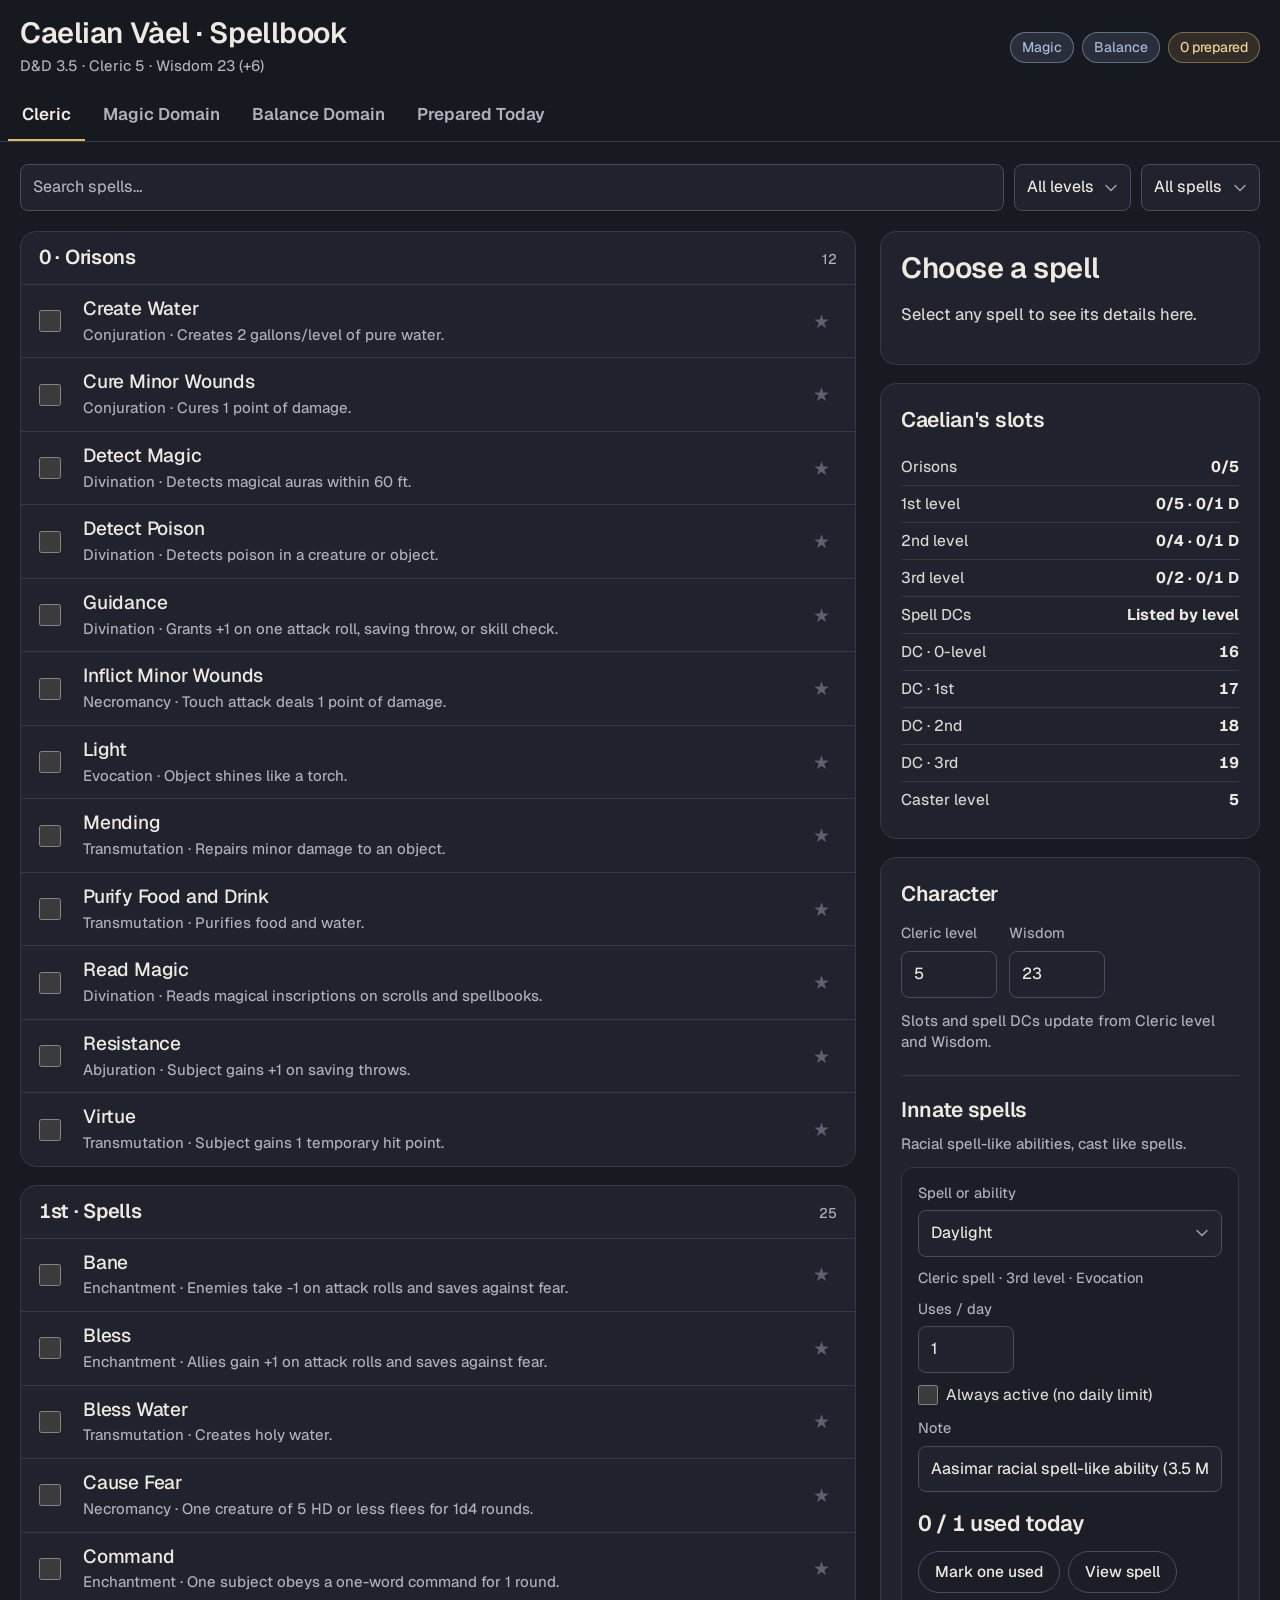
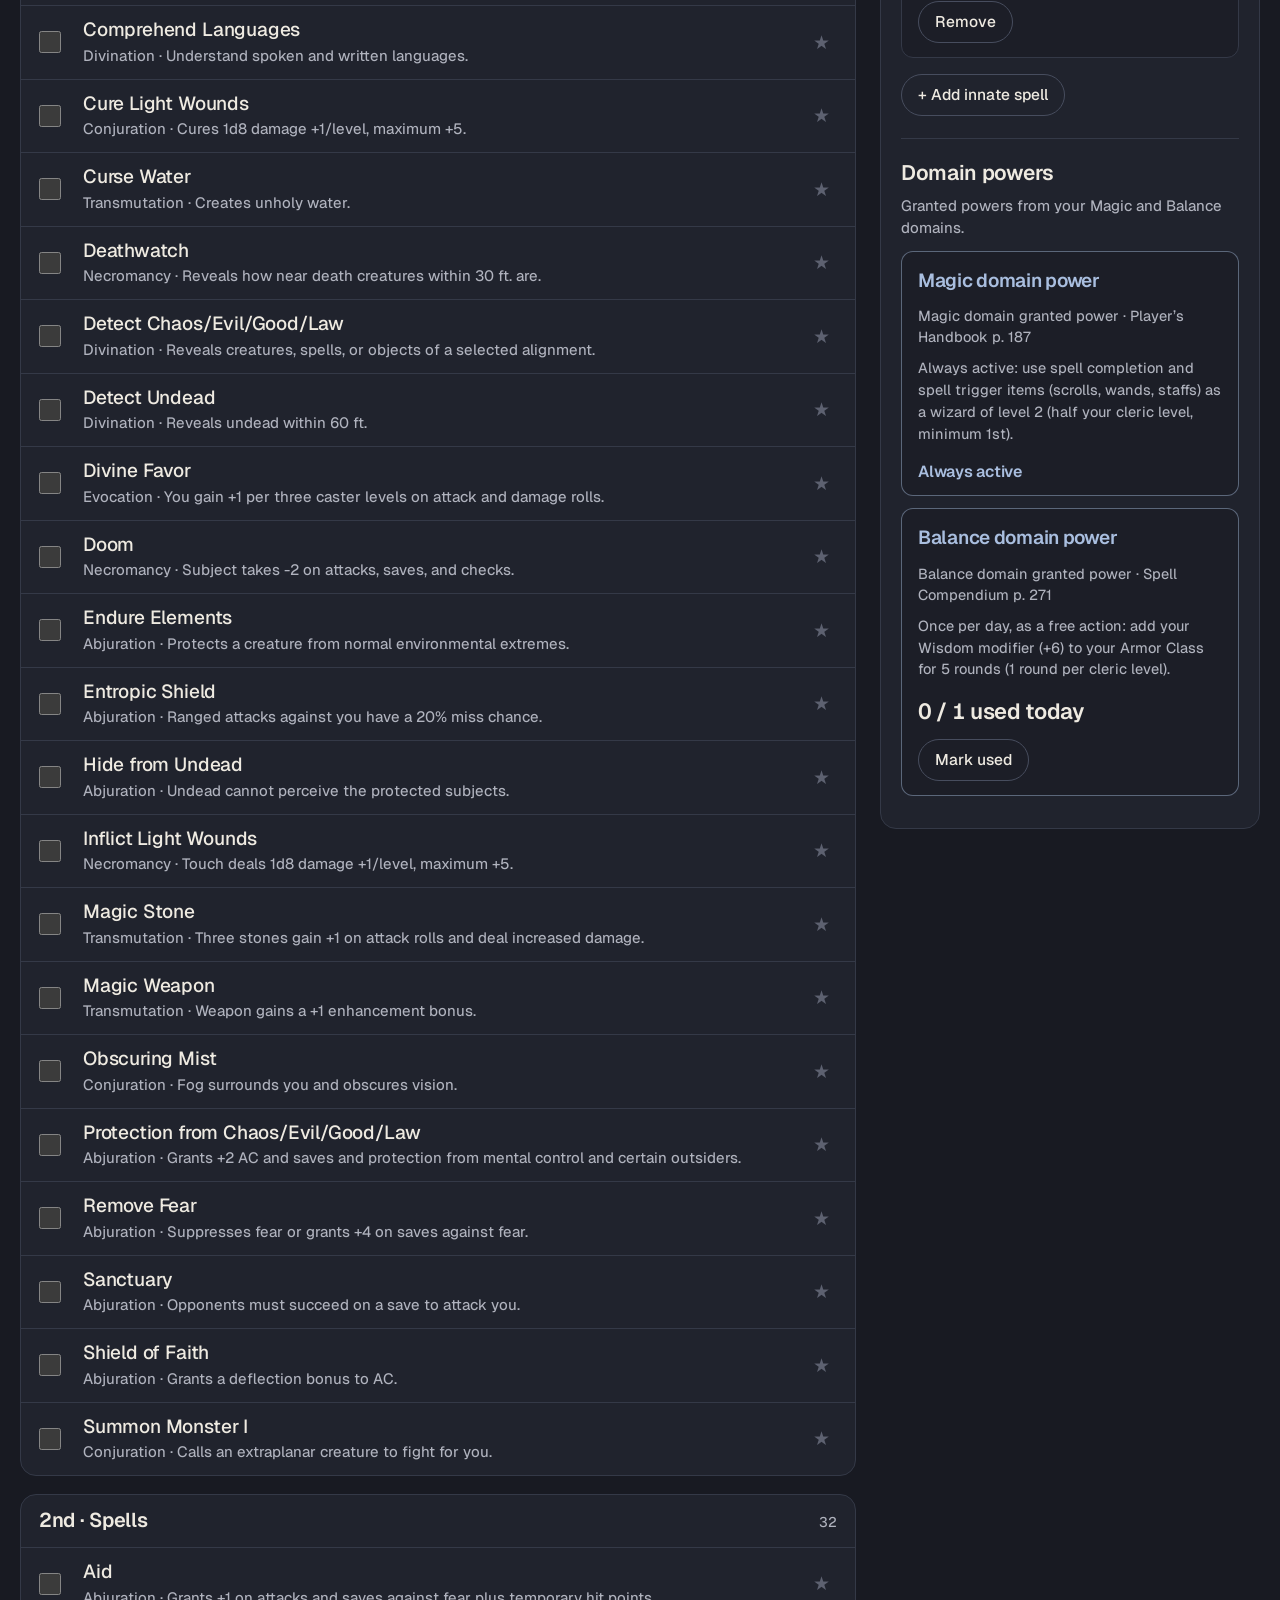
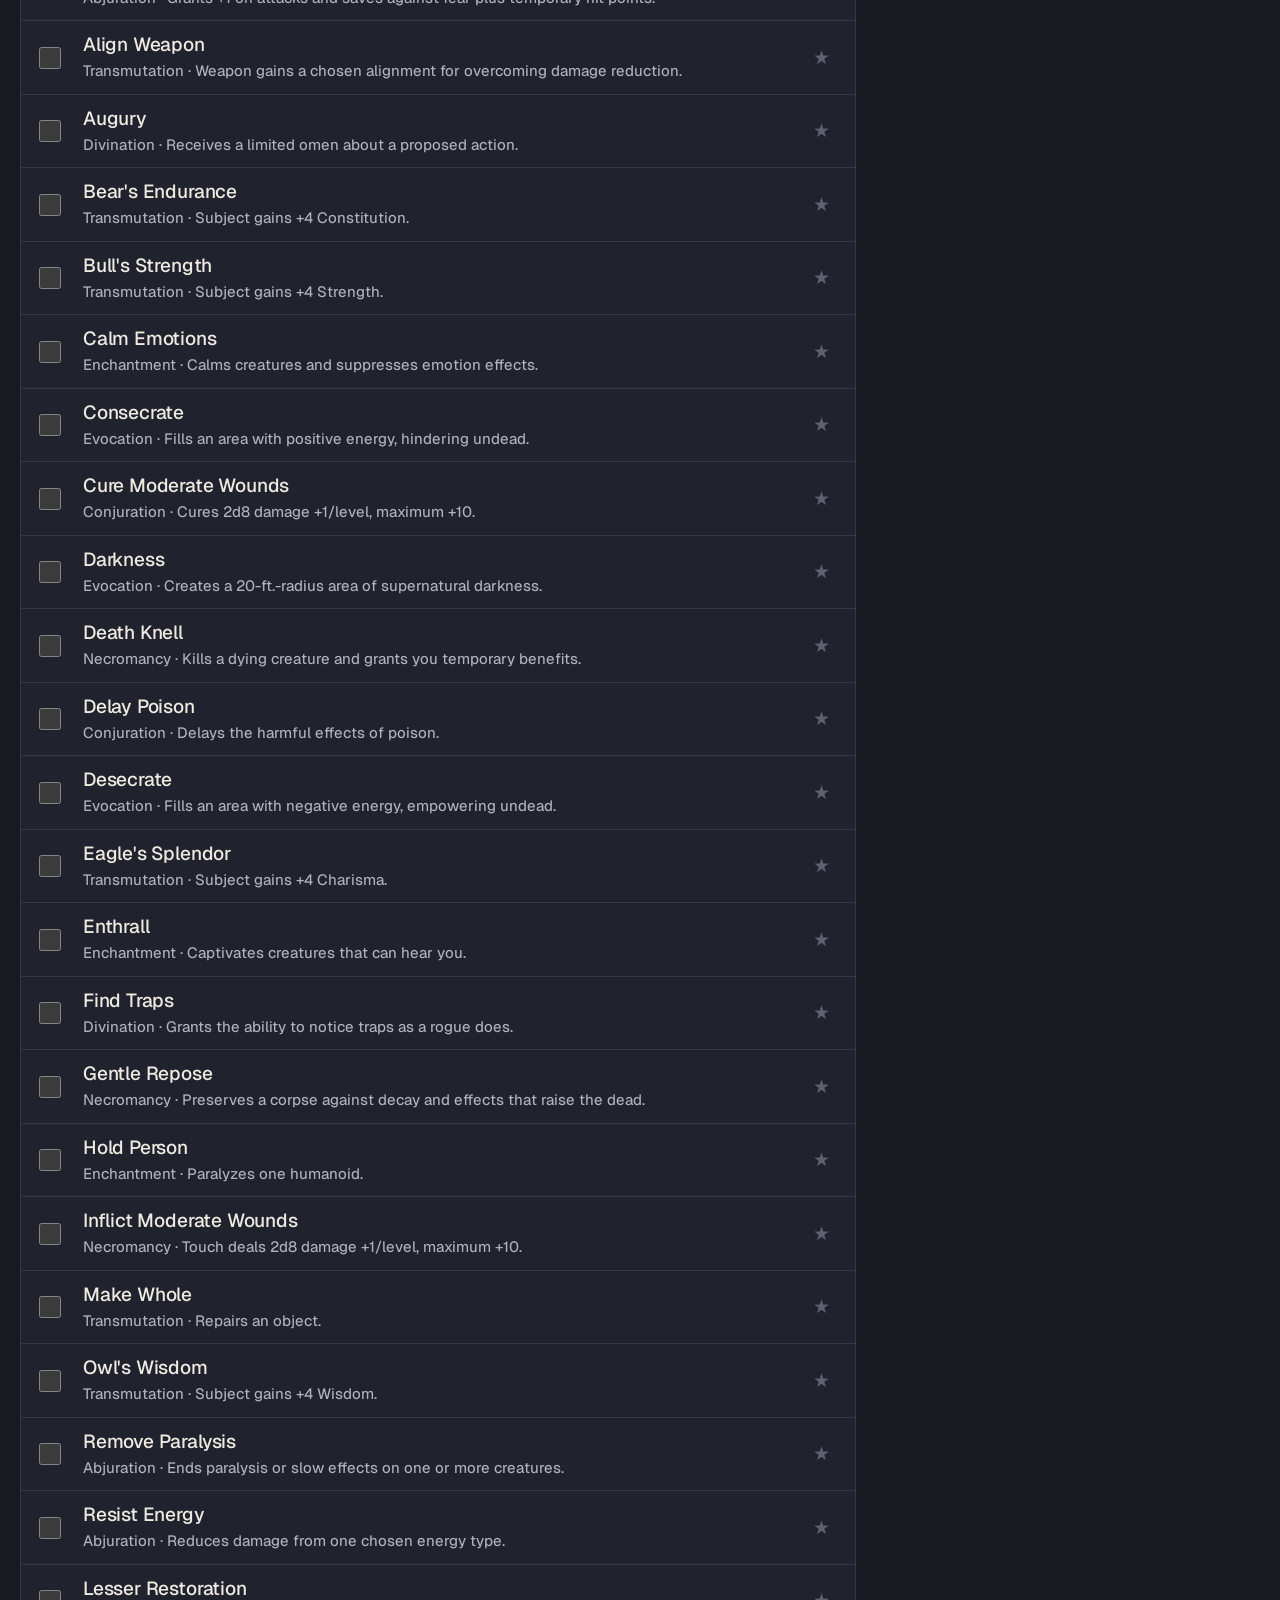
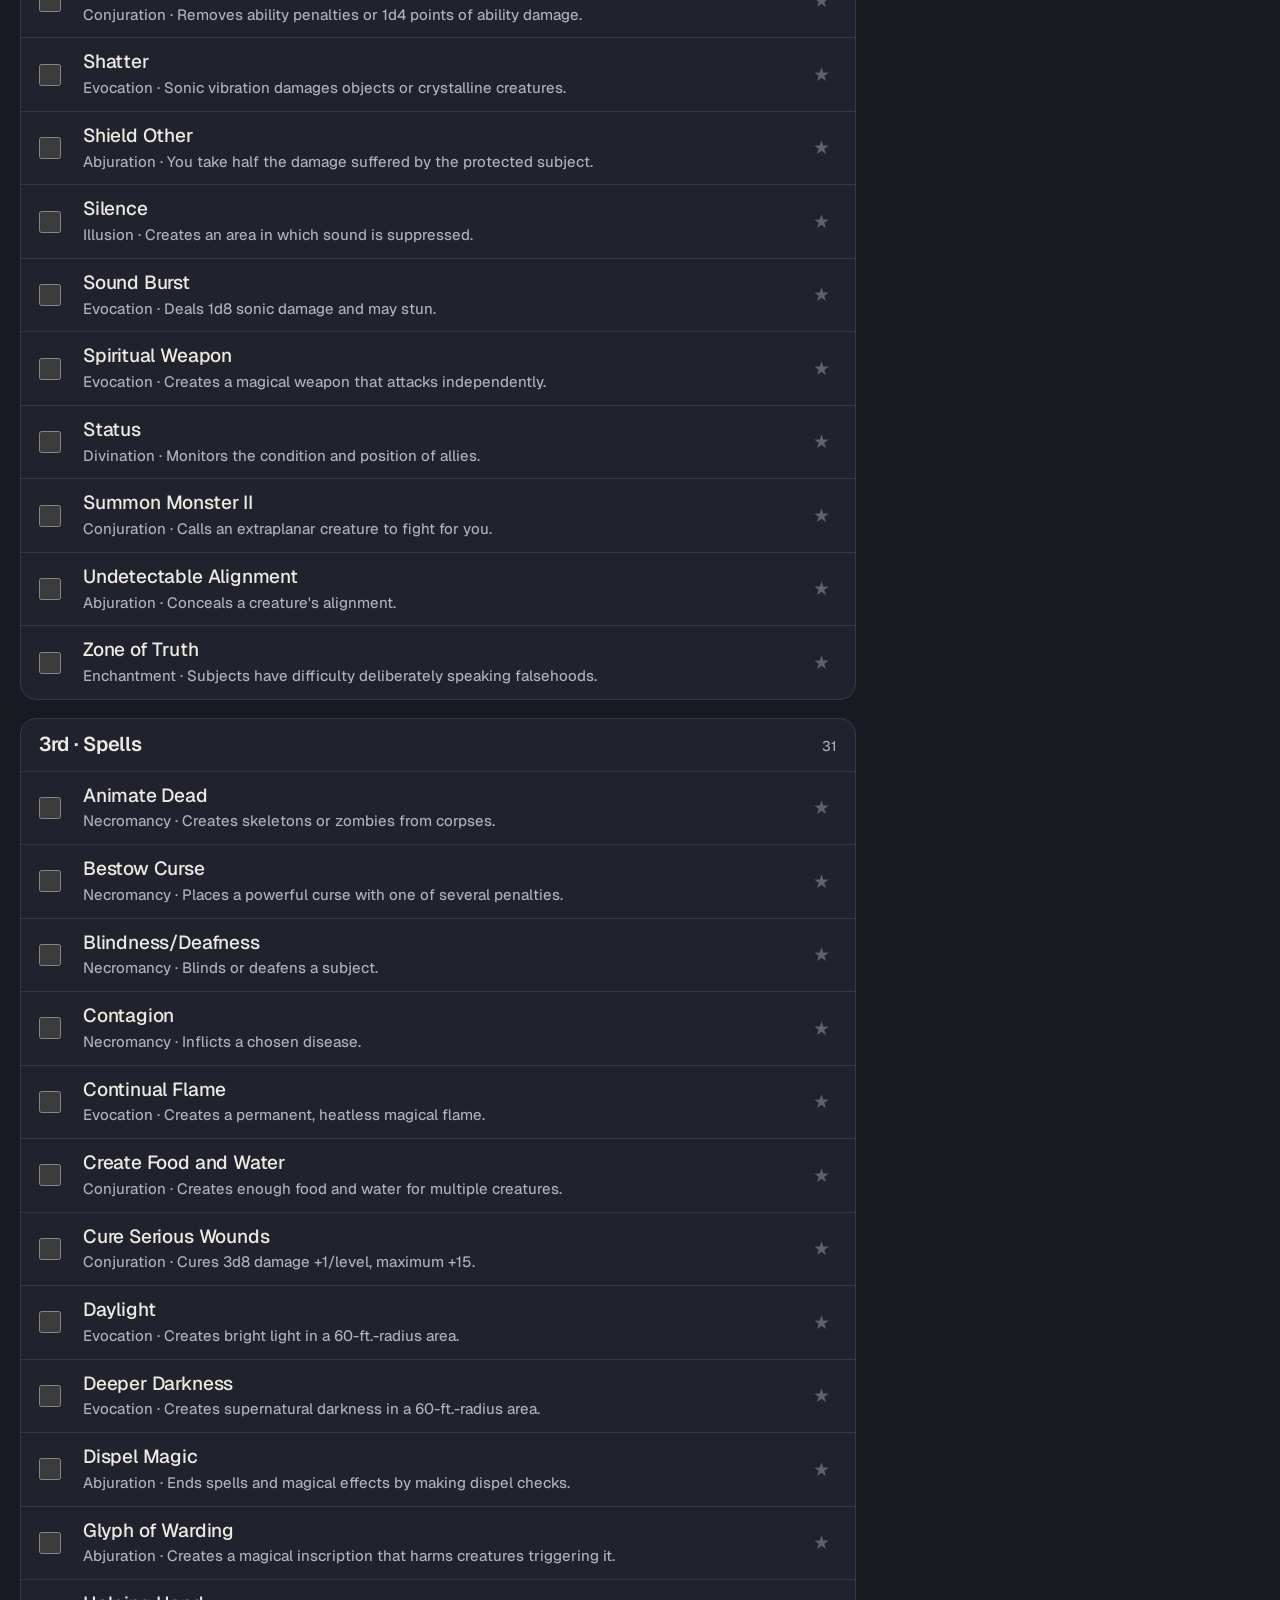
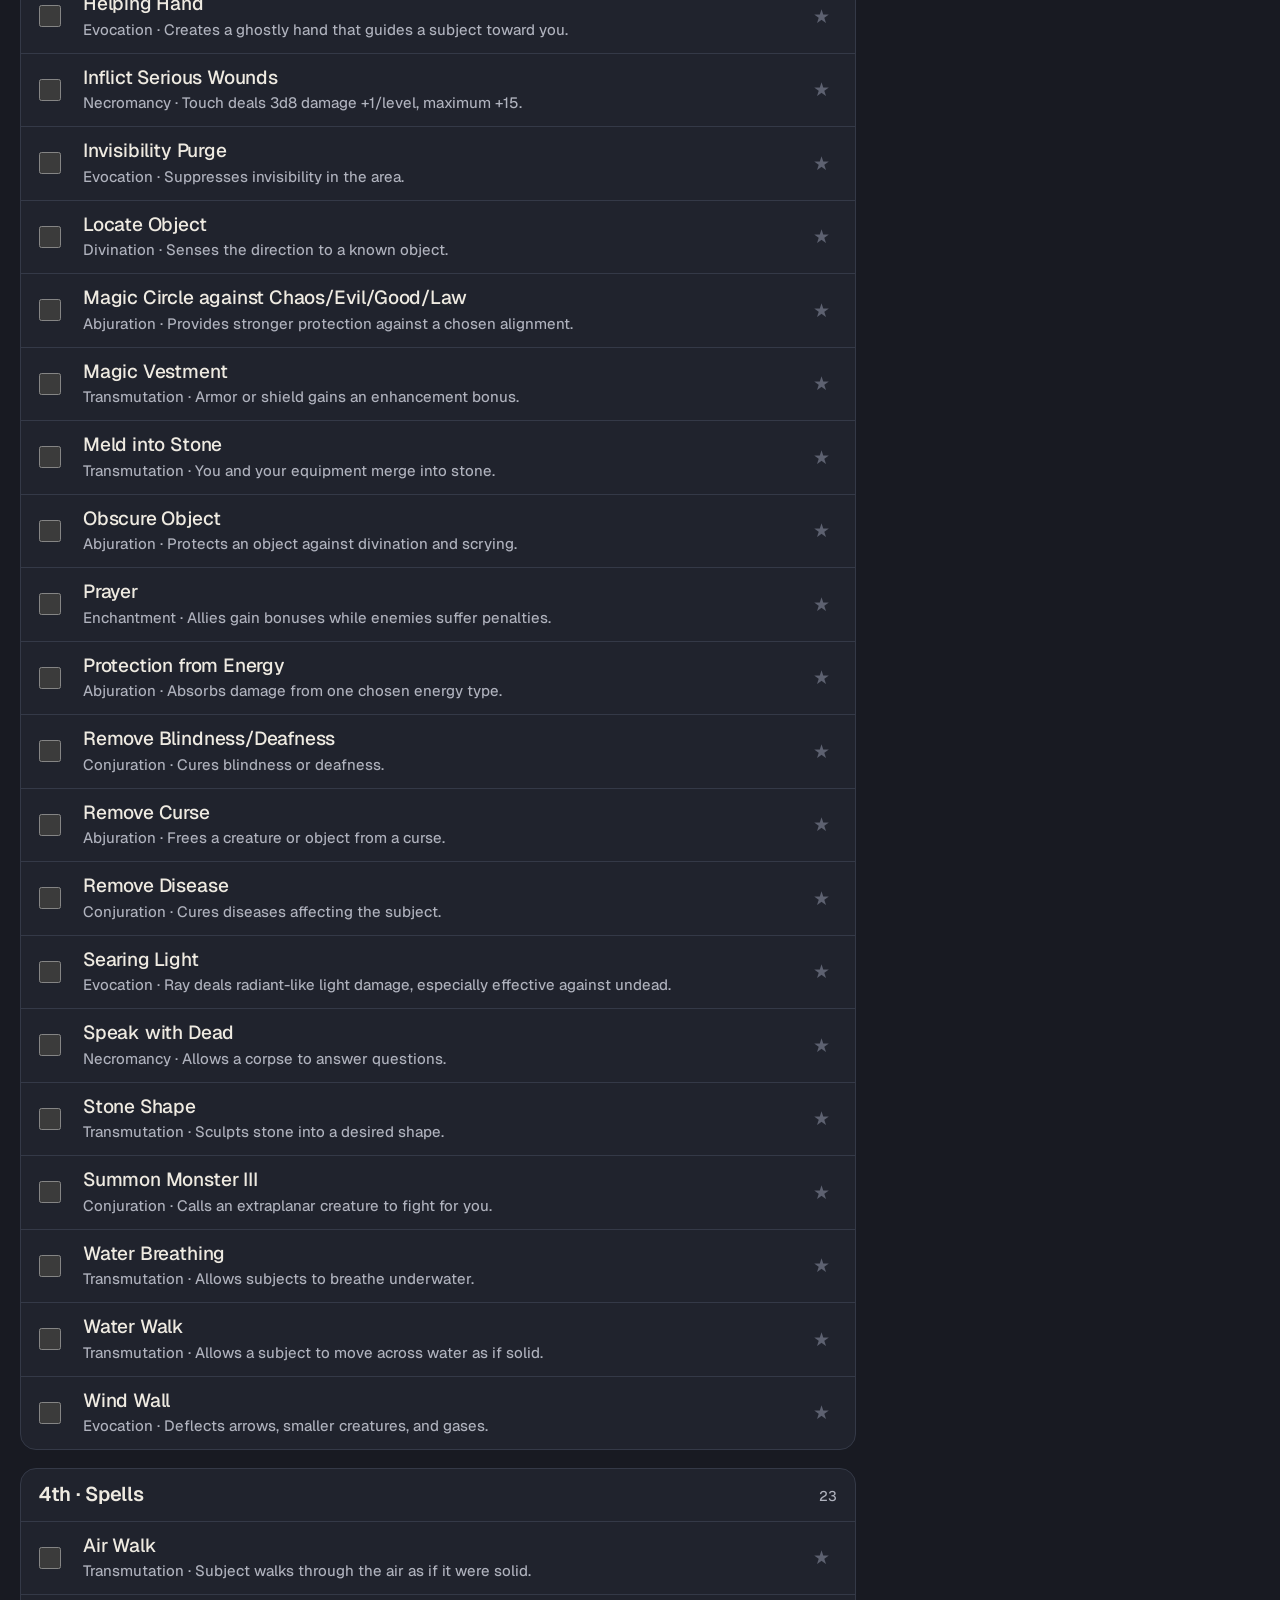
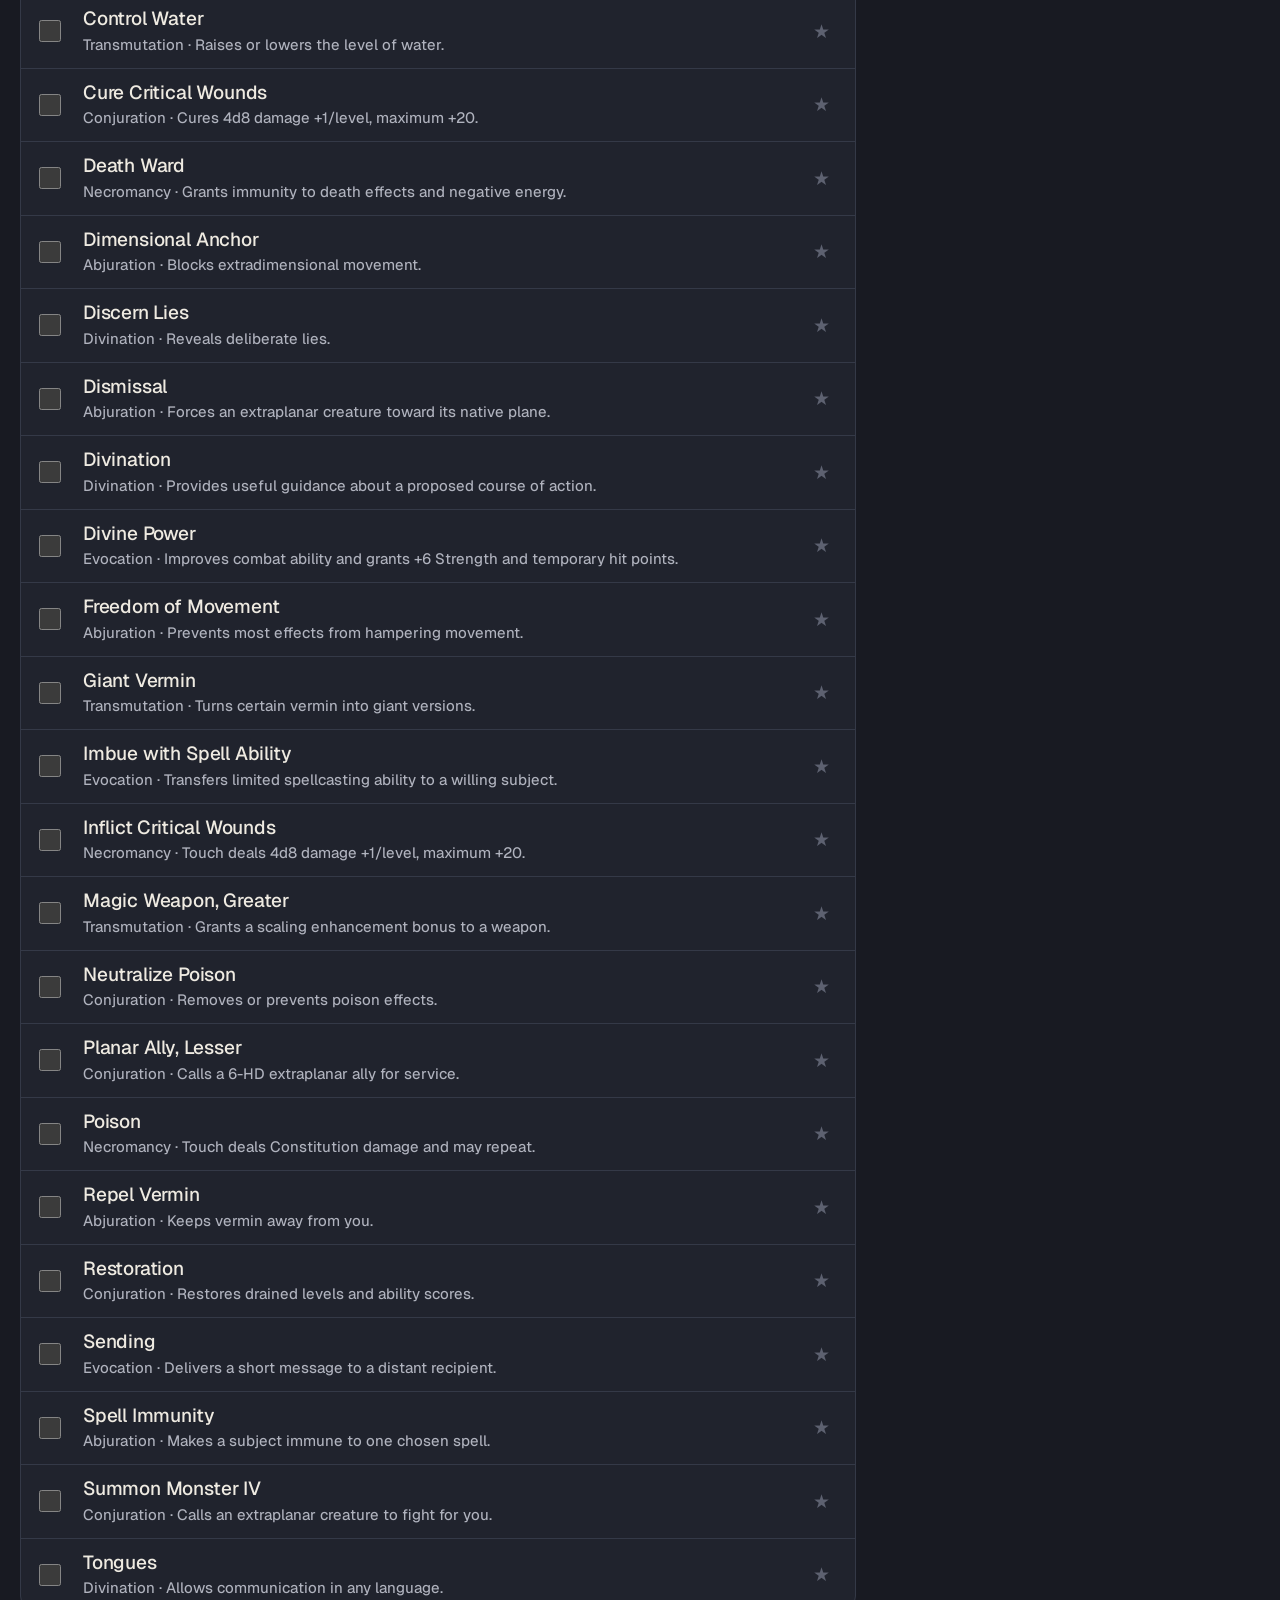
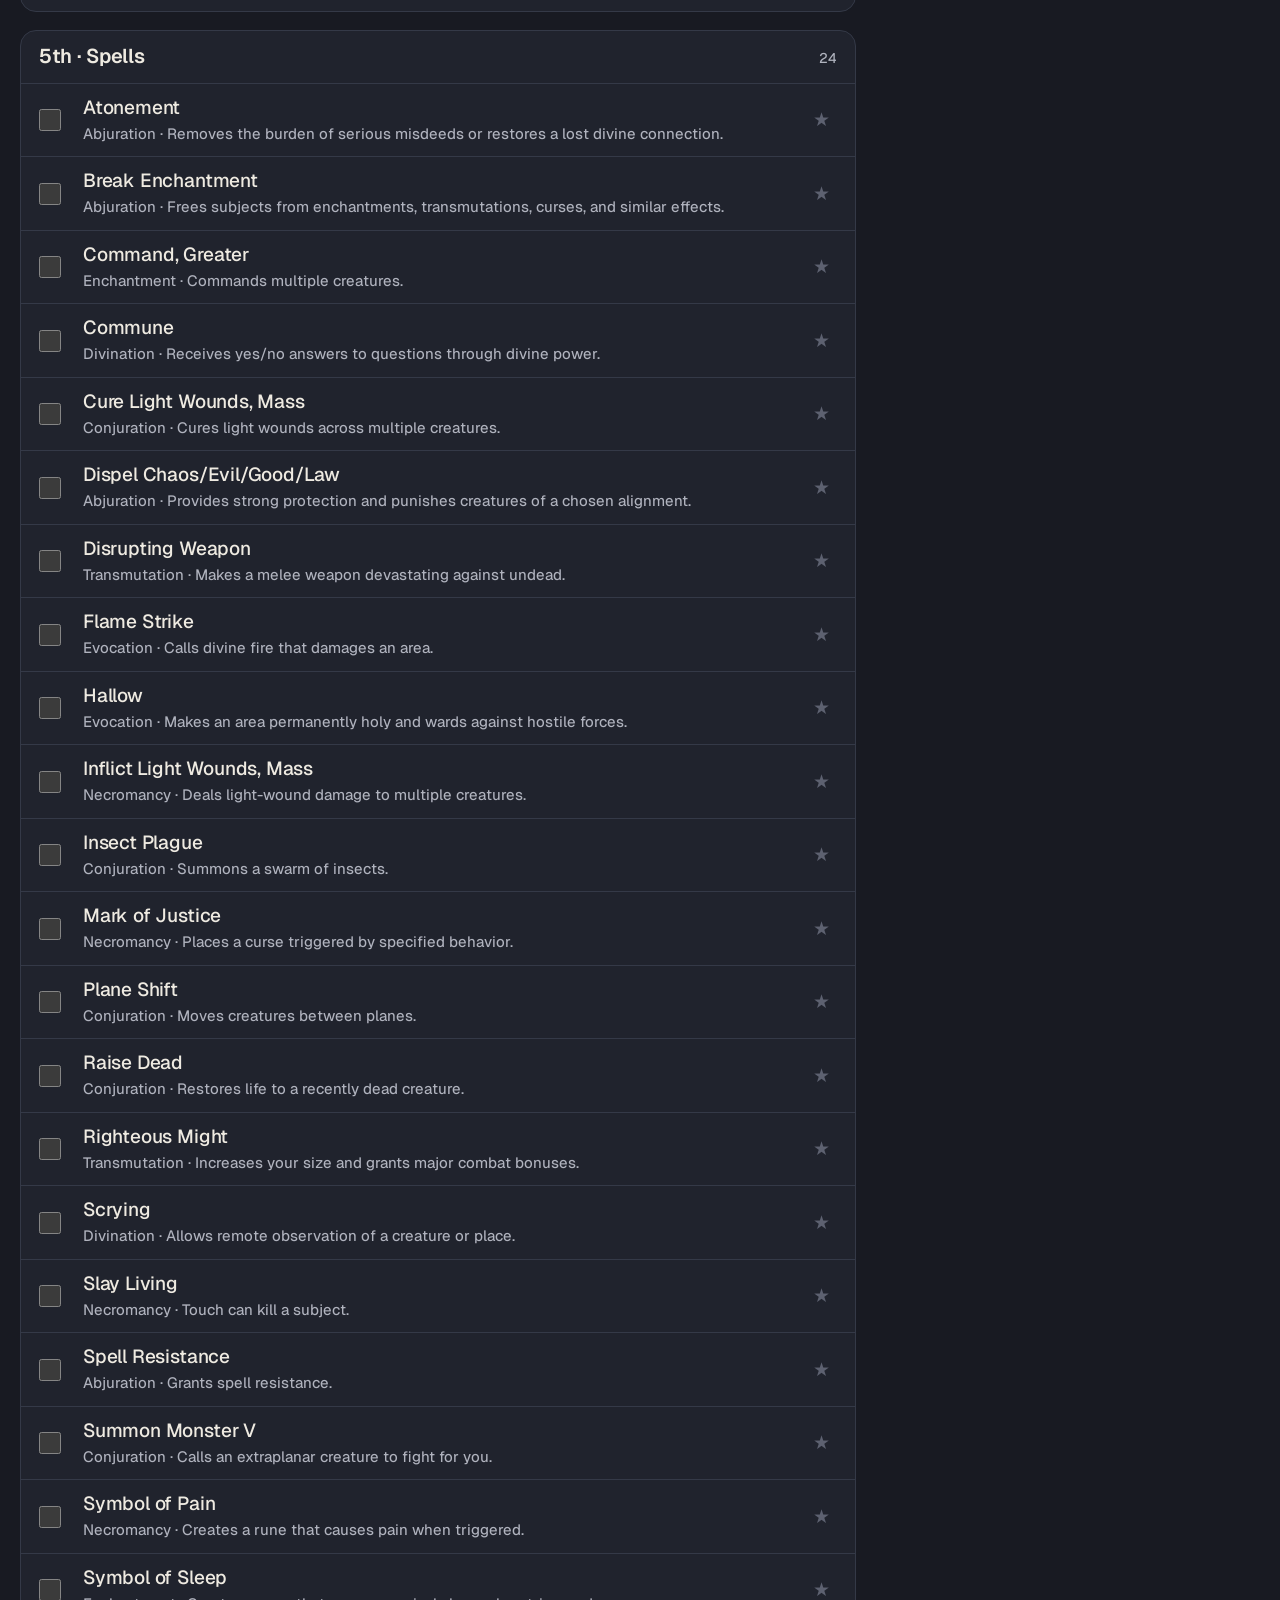
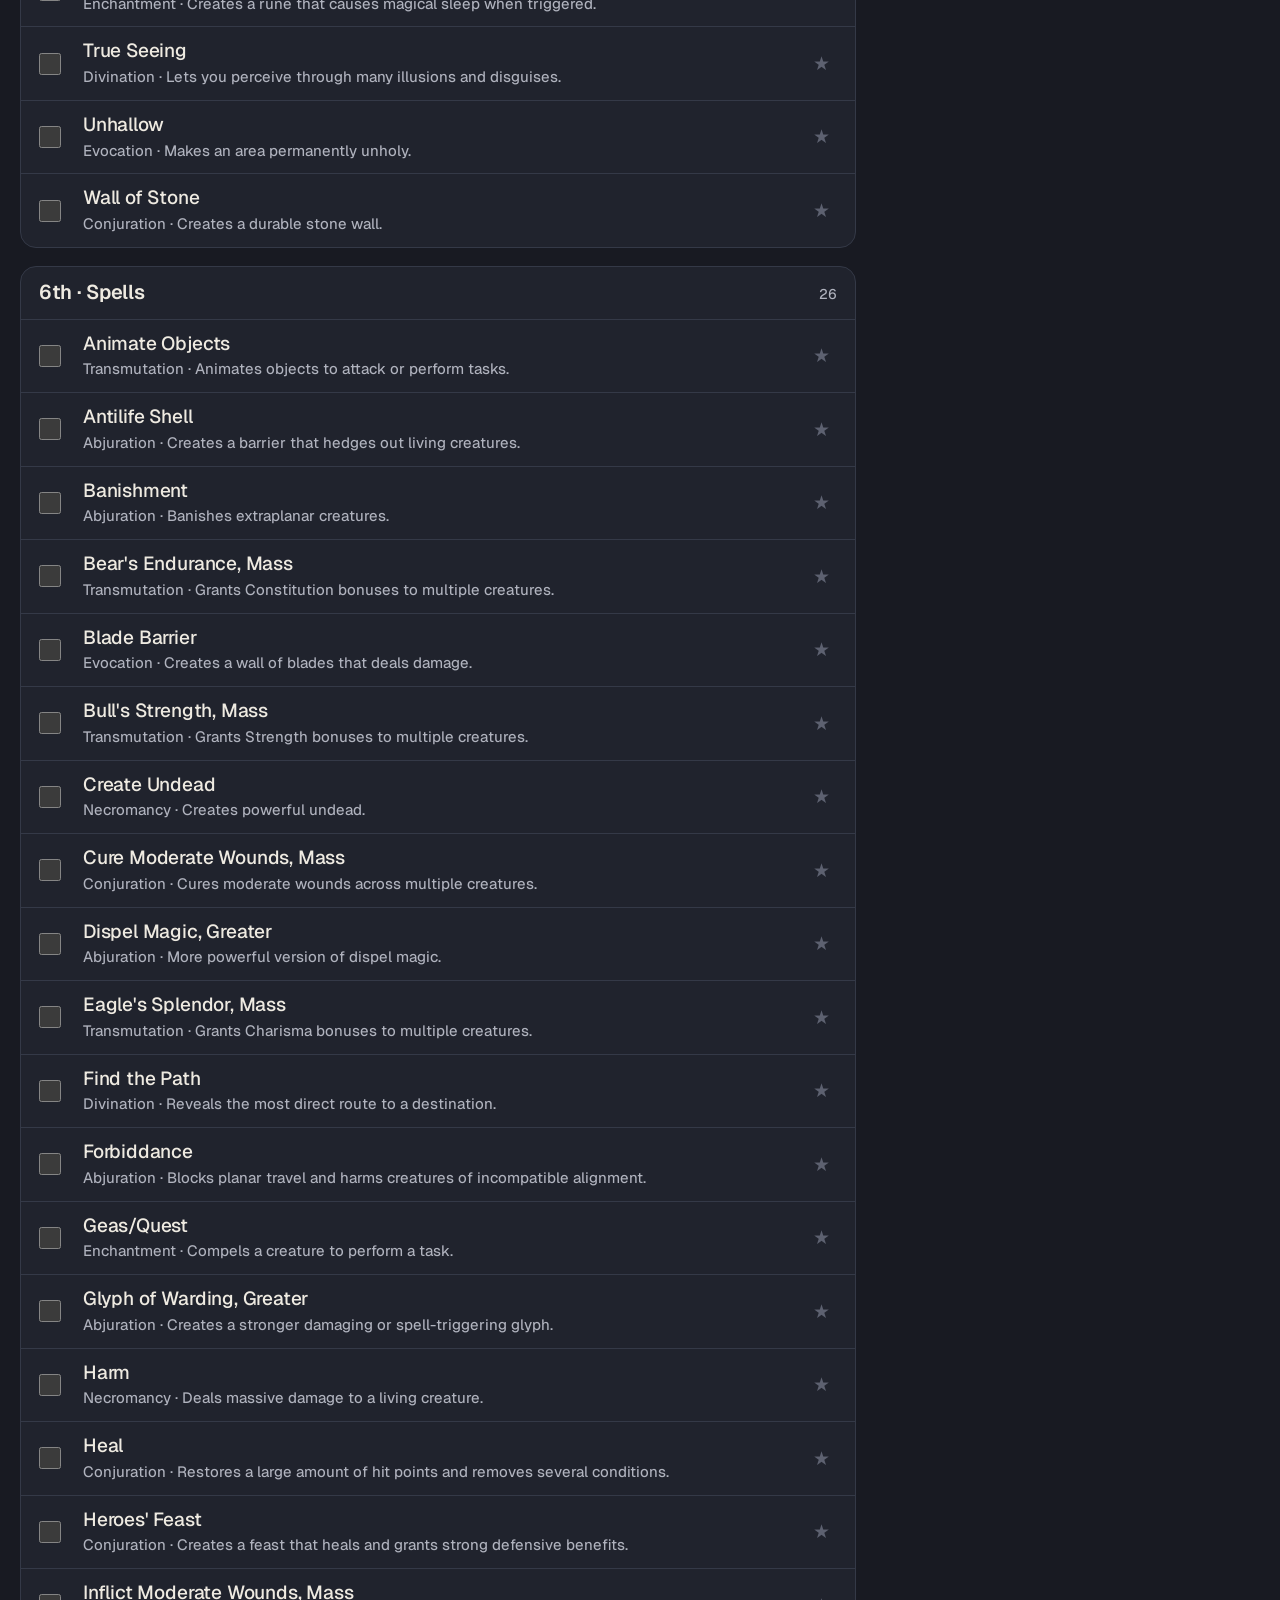
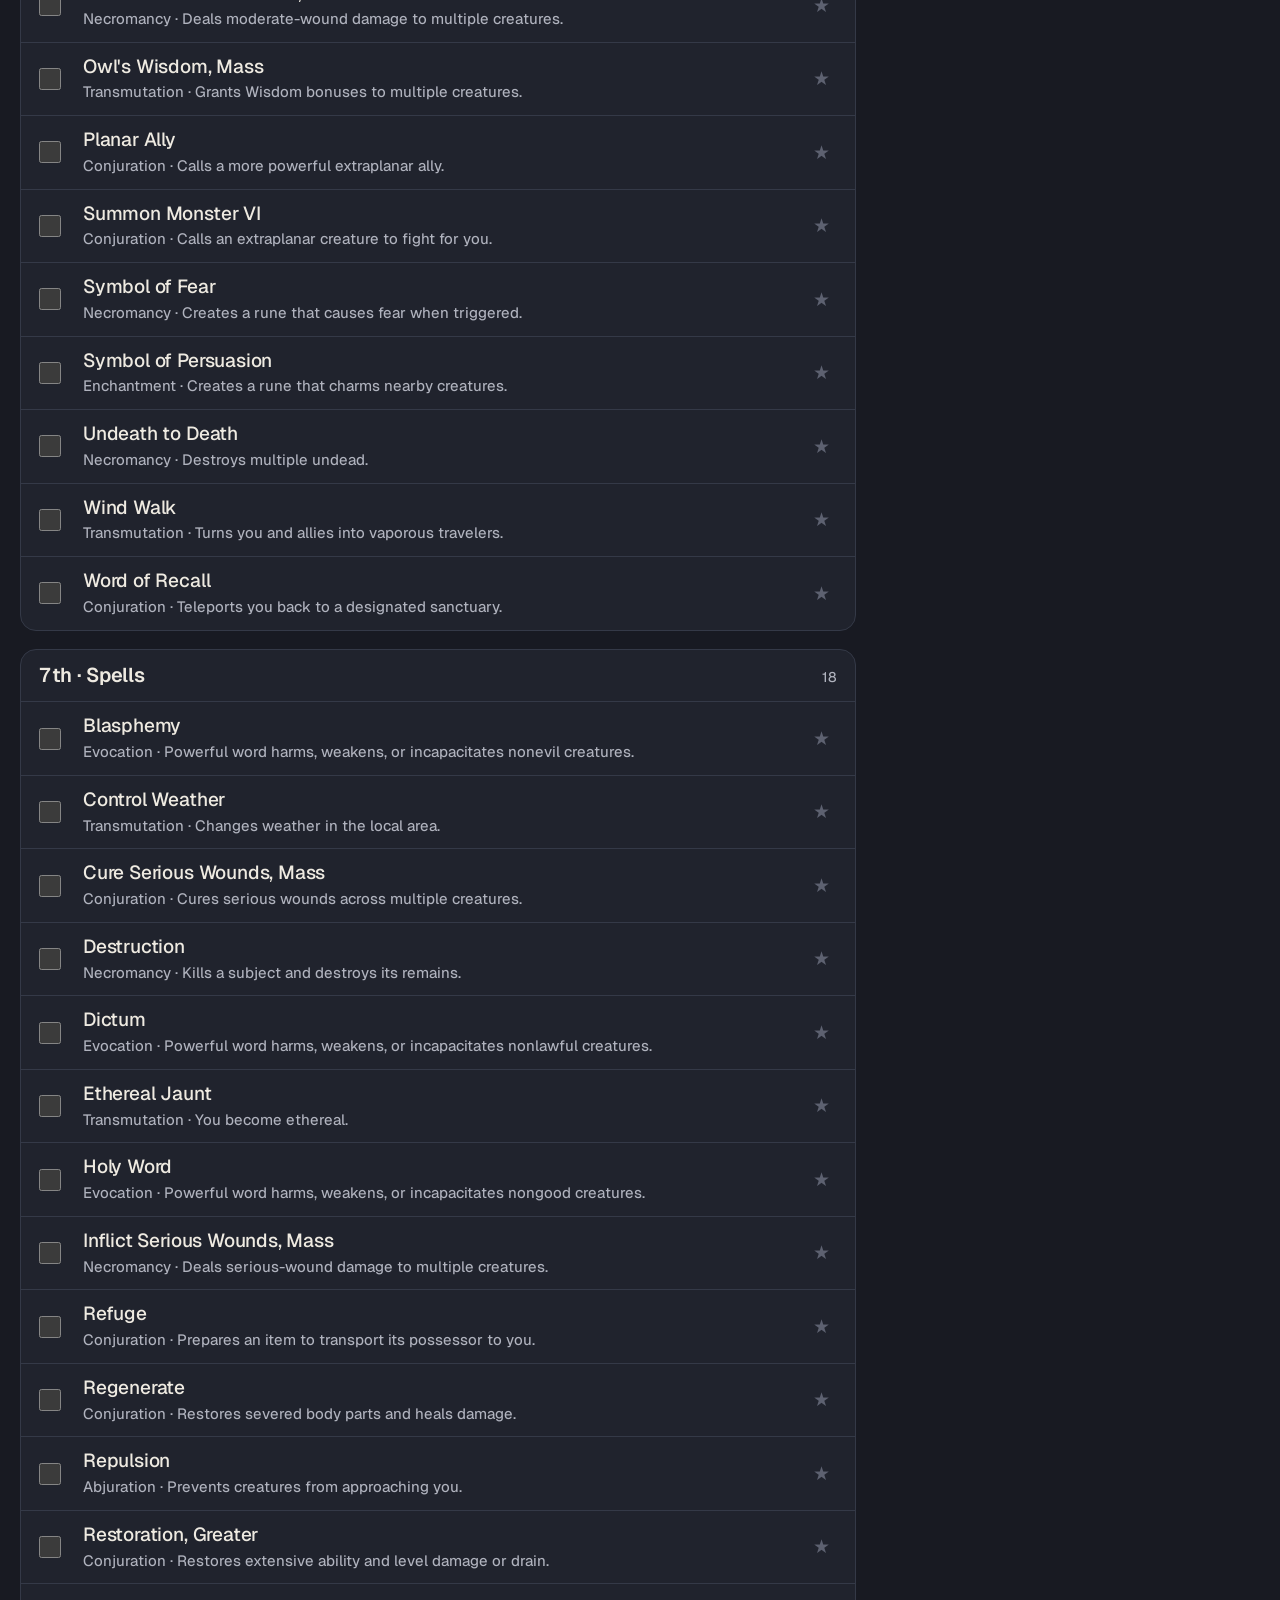
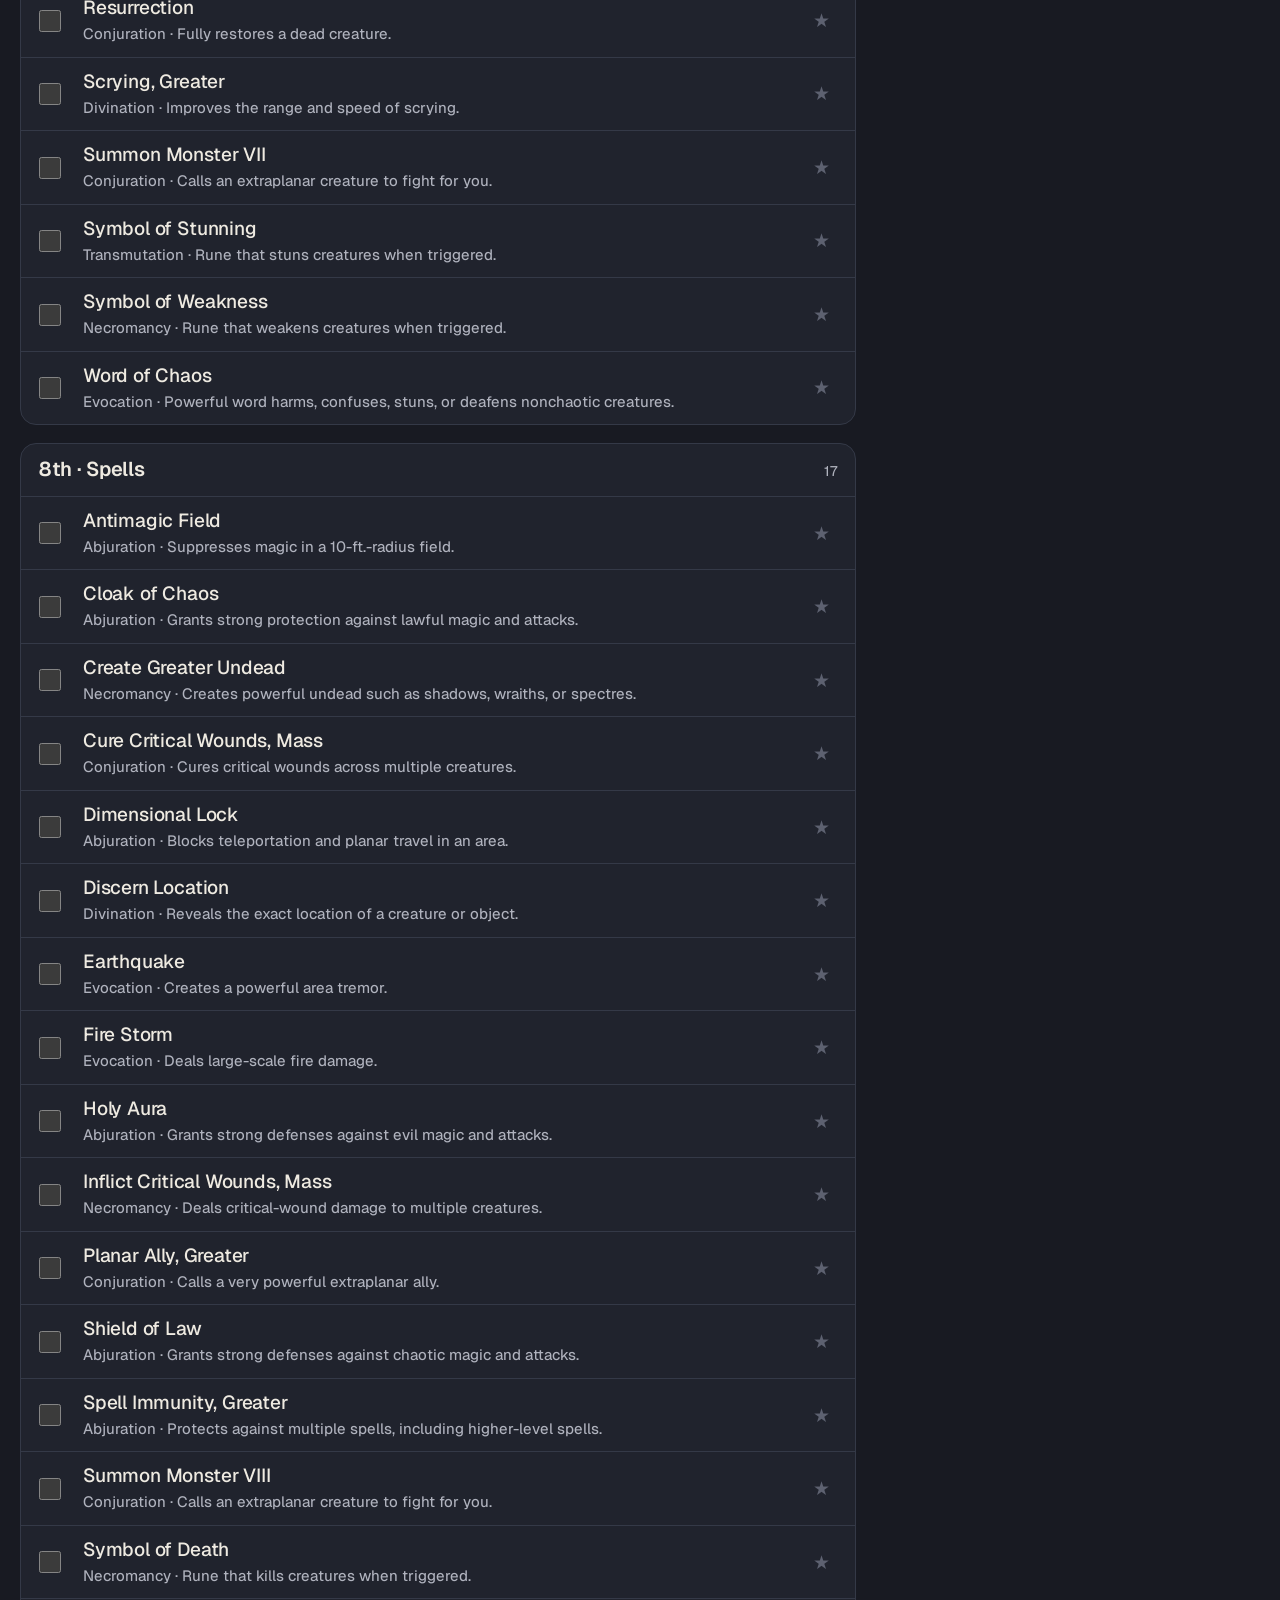
<file: index.html>
<!doctype html>
<html lang="en">
<head>
<meta charset="utf-8">
<meta name="theme-color" content="#181a22">
<meta name="viewport" content="width=device-width,initial-scale=1,viewport-fit=cover">
<title>Caelian Vàel · Cleric Spellbook</title>
<meta name="description" content="Caelian Vàel's D&D 3.5 Cleric spellbook.">
<link rel="preconnect" href="https://fonts.googleapis.com"><link rel="preconnect" href="https://fonts.gstatic.com" crossorigin><link rel="stylesheet" href="https://fonts.googleapis.com/css2?family=Geist:wght@400..800&display=swap">
<link rel="stylesheet" href="css/styles.css?v=20260926-3">
<style>
.header-tools{align-items:center;justify-content:center;width:2.5rem;height:2.5rem;padding:0;line-height:1;}
.settings-icon{display:block;width:1.25rem;height:1.25rem;flex:0 0 auto;fill:currentColor;}
</style>
</head>
<body>
<header><div class="top">
<div class="title"><h1>Caelian Vàel · Spellbook</h1><p>D&D 3.5 · Cleric 5 · Wisdom 23 (+6)</p></div>
<div class="badges"><span class="badge">Magic</span><span class="badge">Balance</span><span class="badge" id="preparedBadge">0 prepared</span><button class="header-tools" id="mobileToolsButton" type="button" aria-label="Edit character and slots" aria-controls="mobileToolsDrawer" aria-expanded="false" title="Edit character and slots"><svg class="settings-icon" viewBox="0 0 24 24" aria-hidden="true" focusable="false"><path d="M19.43 12.98c.04-.32.07-.65.07-.98s-.02-.66-.07-.98l2.11-1.65a.5.5 0 0 0 .12-.64l-2-3.46a.5.5 0 0 0-.61-.22l-2.49 1a7.14 7.14 0 0 0-1.69-.98L14.5 2.42A.49.49 0 0 0 14.01 2h-4a.49.49 0 0 0-.49.42L9.14 5.07c-.61.25-1.17.59-1.69.98l-2.49-1a.49.49 0 0 0-.61.22l-2 3.46a.5.5 0 0 0 .12.64l2.11 1.65c-.04.32-.08.65-.08.98s.03.66.08.98l-2.11 1.65a.5.5 0 0 0-.12.64l2 3.46c.12.21.37.3.61.22l2.49-1c.52.4 1.08.73 1.69.98l.38 2.65c.04.24.25.42.49.42h4c.24 0 .45-.18.49-.42l.38-2.65c.61-.25 1.17-.58 1.69-.98l2.49 1c.23.08.49-.01.61-.22l2-3.46a.5.5 0 0 0-.12-.64l-2.11-1.65zM12 15.5A3.5 3.5 0 1 1 12 8a3.5 3.5 0 0 1 0 7.5z"/></svg></button></div>
</div>
<nav id="tabs" aria-label="Spellbook sections">
<button class="tab active" data-tab="cleric">Cleric</button><button class="tab" data-tab="magic">Magic Domain</button><button class="tab" data-tab="balance">Balance Domain</button><button class="tab" data-tab="today">Prepared Today</button>
</nav></header>
<main>
<div class="toolbar"><input id="search" class="search" type="search" aria-label="Search spells" placeholder="Search spells…"><select id="levelFilter" class="select" aria-label="Filter by spell level"><option value="all">All levels</option><option value="0">0</option><option value="1">1st</option><option value="2">2nd</option><option value="3">3rd</option><option value="4">4th</option><option value="5">5th</option><option value="6">6th</option><option value="7">7th</option><option value="8">8th</option><option value="9">9th</option></select><select id="preparedFilter" class="select" aria-label="Filter by preparation or favorites"><option value="all">All spells</option><option value="prepared">Prepared</option><option value="favorites">Favorites</option></select></div>
<div class="grid"><section id="content" class="levels" aria-live="polite"></section><aside><div class="detail" id="detail"><h2>Choose a spell</h2><p>Select any spell to see its details here.</p></div><div class="today"><h3>Caelian's slots</h3><div id="slots"></div></div>
<div class="settings"><h3>Character</h3><div class="settingsrow"><label>Cleric level <input id="charLevel" type="number" min="1" max="20" value="5"></label><label>Wisdom <input id="wis" type="number" min="1" max="40" value="23"></label></div><p class="meta">Domain slots are separate. At level 5, WIS 23 gives 0:5, 1:3+2 bonus+1 domain, 2:2+2 bonus+1 domain, 3:1+1 bonus+1 domain.</p><h3>Innate spells</h3><p class="meta section-note">Racial spell-like abilities, cast like spells.</p><div id="innateSpells"></div><h3>Domain powers</h3><p class="meta section-note">Granted powers from your Magic and Balance domains.</p><div id="domainPowers"></div></div></aside></div>
</main>
<div class="modal" id="modal"><div class="sheet" id="sheet"></div></div>
<div class="mobile-tools-backdrop" id="mobileToolsBackdrop"></div>
<section class="mobile-tools-drawer" id="mobileToolsDrawer" aria-label="Character and slot controls" aria-hidden="true"><header><h2>Character &amp; Slots</h2><button class="mobile-close" id="mobileToolsClose" type="button">Close</button></header><div class="today"><h3>Today’s slots</h3><div id="mobileSlots"></div></div><div class="settings"><h3>Character</h3><div class="settingsrow"><label>Cleric level <input id="mobileCharLevel" type="number" min="1" max="20" inputmode="numeric" value="5"></label><label>Wisdom <input id="mobileWis" type="number" min="1" max="60" inputmode="numeric" value="23"></label></div><p class="meta" id="mobileCharacterNote"></p><h3>Innate spells</h3><p class="meta section-note">Racial spell-like abilities, cast like spells.</p><div id="mobileInnateSpells"></div><h3>Domain powers</h3><p class="meta section-note">Granted powers from your Magic and Balance domains.</p><div id="mobileDomainPowers"></div></div></section>
<script src="js/spells.js?v=20260926-3"></script>
<script src="js/app.js?v=20260926-3"></script>
</body></html>
</file>
<file: css/styles.css>
/* Caelian Vàel · Spellbook — "dusk & daylight" theme
   Gold = Cleric spells / preparation. Silver-blue = domain spells (Magic, Balance). */
:root{
  color-scheme:dark;
  --bg:#181a22;--surface:#20232d;--surface-2:#282c38;--sunken:#1c1e27;
  --line:#343947;--line-strong:#474d5e;
  --ink:#eeeae1;--ink-2:#dcd9d2;--muted:#b0b3be;
  --gold:#e3b95f;--gold-ink:#f3d89a;--gold-soft:rgba(227,185,95,.13);--gold-line:rgba(227,185,95,.45);
  --silver:#a9bedf;--silver-soft:rgba(169,190,223,.13);--silver-line:rgba(169,190,223,.45);
  --red:#e8837a;--red-soft:rgba(232,131,122,.12);
  --serif:-apple-system,BlinkMacSystemFont,"Geist","Segoe UI",Roboto,"Helvetica Neue",Arial,sans-serif;
  --sans:-apple-system,BlinkMacSystemFont,"Geist","Segoe UI",Roboto,"Helvetica Neue",Arial,sans-serif;
  --r-lg:16px;--r-md:12px;--r-sm:8px;
  --header-h:132px;
}
*{box-sizing:border-box}
[hidden]{display:none!important}
html,body{max-width:100%;overflow-x:hidden}
body{margin:0;background:var(--bg);color:var(--ink);font:450 16.5px/1.55 var(--sans);font-variant-numeric:lining-nums;-webkit-font-smoothing:antialiased;-webkit-text-size-adjust:100%}
button,input,select{font:inherit;color:inherit}
button{cursor:pointer}
button:disabled{cursor:not-allowed;opacity:.45}
:focus-visible{outline:2px solid var(--gold);outline-offset:2px;border-radius:6px}
h1,h2,h3{font-family:var(--serif);font-weight:600;letter-spacing:0}

/* ---------- Header ---------- */
header{position:sticky;top:0;z-index:5;background:rgba(24,26,34,.92);-webkit-backdrop-filter:blur(14px);backdrop-filter:blur(14px);border-bottom:1px solid var(--line);padding:18px 0 0}
.top{max-width:1280px;margin:auto;padding:0 20px;display:flex;gap:16px;align-items:center;justify-content:space-between}
.title,.badges,.levels,.spellrow>div{min-width:0}
.title h1{font-size:29px;line-height:1.1;margin:0}
.title p{margin:4px 0 0;color:var(--muted);font-size:15px}
.badges{display:flex;gap:8px;flex-wrap:wrap;align-items:center}
.badge{padding:4px 11px;border-radius:999px;font-size:14px;border:1px solid var(--silver-line);background:var(--silver-soft);color:var(--silver)}
#preparedBadge{border-color:var(--gold-line);background:var(--gold-soft);color:var(--gold-ink)}
.header-tools{display:none;border:1px solid var(--line-strong);background:var(--surface);color:var(--ink);border-radius:999px}

/* Tabs: underline colour tells you which list you are in */
nav{max-width:1280px;margin:14px auto 0;padding:0 8px;display:flex;gap:4px;overflow-x:auto;scrollbar-width:none}
nav::-webkit-scrollbar{display:none}
.tab{white-space:nowrap;border:0;border-bottom:2px solid transparent;background:none;color:var(--muted);padding:10px 14px 12px;font-size:17px;border-radius:0}
.tab:hover{color:var(--ink)}
.tab.active{color:var(--ink);border-bottom-color:var(--gold)}
.tab[data-tab="magic"].active,.tab[data-tab="balance"].active{border-bottom-color:var(--silver)}
.tab[data-tab="today"].active{border-bottom-color:var(--ink)}

/* ---------- Layout ---------- */
main{max-width:1280px;margin:22px auto 40px;padding:0 20px}
.grid{display:grid;grid-template-columns:minmax(0,1fr) 380px;gap:24px;align-items:start}
.toolbar{display:grid;grid-template-columns:1fr auto auto;gap:10px;margin-bottom:20px}
.search,.select,.settings input,.innate-field input{background:var(--surface);color:var(--ink);border:1px solid var(--line-strong);border-radius:var(--r-sm);padding:10px 12px;font-size:16px;min-height:44px}
.search::placeholder,.innate-field input::placeholder{color:var(--muted)}
.search:focus,.select:focus,.settings input:focus,.innate-field input:focus{outline:none;border-color:var(--gold);box-shadow:0 0 0 3px var(--gold-soft)}
.select{-webkit-appearance:none;appearance:none;padding-right:36px;background-image:url("data:image/svg+xml,%3Csvg xmlns='http://www.w3.org/2000/svg' width='12' height='8' viewBox='0 0 12 8'%3E%3Cpath d='M1 1.5l5 5 5-5' fill='none' stroke='%239a9ba6' stroke-width='1.6' stroke-linecap='round' stroke-linejoin='round'/%3E%3C/svg%3E");background-repeat:no-repeat;background-position:right 13px center}
.select option,.select optgroup{background:var(--surface);color:var(--ink)}

/* ---------- Spell list ---------- */
.levels{display:grid;gap:18px;align-content:start}
.level{background:var(--surface);border:1px solid var(--line);border-radius:var(--r-lg);overflow:hidden}
.levelhead{display:flex;align-items:baseline;justify-content:space-between;gap:12px;padding:13px 18px;border-bottom:1px solid var(--line)}
.levelhead strong{font:600 20px/1.2 var(--serif);color:var(--ink)}
.count{color:var(--muted);font-size:14px;font-family:var(--sans);font-weight:400}
.spellrow{position:relative;display:grid;grid-template-columns:32px minmax(0,1fr) 40px;gap:12px;align-items:center;padding:12px 14px 12px 18px;border-bottom:1px solid var(--line);cursor:pointer}
.spellrow:last-child{border-bottom:0}
.spellrow:hover{background:var(--surface-2)}
.spellrow:has(.check:checked){background:var(--gold-soft)}
.spellrow:has(.check:checked)::before{content:"";position:absolute;left:0;top:10px;bottom:10px;width:3px;border-radius:0 3px 3px 0;background:var(--gold)}
.check{width:22px;height:22px;margin:0;accent-color:var(--gold);cursor:pointer}
.spellname{font:500 19px/1.25 var(--serif);color:var(--ink)}
.meta{font-size:14.5px;line-height:1.4;color:var(--muted);margin-top:3px}
.spellname,.meta{overflow-wrap:anywhere}
.star{width:40px;height:40px;display:grid;place-items:center;background:none;border:0;border-radius:999px;color:#5d6170;font-size:19px}
.star:hover{background:var(--surface-2);color:var(--ink-2)}
.star.on{color:var(--gold)}
.empty{color:var(--muted);padding:28px 20px;text-align:center;background:var(--surface);border:1px dashed var(--line-strong);border-radius:var(--r-lg)}

/* ---------- Side panel & spell detail ---------- */
aside{display:grid;gap:18px}
.detail,.today,.settings{background:var(--surface);border:1px solid var(--line);border-radius:var(--r-lg);padding:20px}
.today,.settings{margin:0}
.detail h2{font-size:29px;line-height:1.15;margin:0 44px 4px 0}
.detail>p,.sheet>p{color:var(--ink-2);max-width:68ch}
.source{color:var(--gold-ink);font-size:15px;font-style:italic}
.detail h3,.sheet h3{font-size:20px;margin:22px 0 8px;color:var(--ink)}
.facts{display:grid;grid-template-columns:repeat(2,minmax(0,1fr));gap:1px;margin:12px 0;background:var(--line);border:1px solid var(--line);border-radius:var(--r-md);overflow:hidden}
.fact{background:var(--sunken);padding:10px 12px;font-size:15.5px;color:var(--ink);line-height:1.4}
.fact b{display:block;font-size:13.5px;font-weight:400;color:var(--muted);margin-bottom:2px}
.ruletext{white-space:pre-line;background:var(--sunken);border:1px solid var(--line);border-radius:var(--r-md);padding:14px 16px;color:var(--ink);line-height:1.65;max-width:none}
.note{border-left:3px solid var(--gold);padding:10px 14px;background:var(--gold-soft);border-radius:0 var(--r-sm) var(--r-sm) 0;color:var(--ink);font-size:15.5px;margin:14px 0}
.reference{display:inline-flex;gap:6px;align-items:center;margin-top:10px;color:var(--silver);font-weight:700;text-decoration:none;border-bottom:1px solid var(--silver-line)}
.reference:hover{color:var(--ink);border-bottom-color:var(--ink)}
.statusline{margin:8px 0 0;color:var(--muted);font-size:14.5px}
.close{float:right;width:36px;height:36px;border:1px solid var(--line-strong);background:var(--surface-2);color:var(--ink);border-radius:999px;font-size:20px;line-height:1;padding:0}

.today h3,.settings h3{font-size:21px;margin:0 0 12px}
.settings h3+.settingsrow{margin-top:0}
.settings h3:not(:first-child){margin-top:22px;padding-top:18px;border-top:1px solid var(--line)}
.slotline{display:flex;justify-content:space-between;gap:12px;color:var(--ink-2);padding:6px 0;font-size:15.5px;border-bottom:1px solid var(--line)}
.slotline:last-child{border-bottom:0}
.slotline b{color:var(--ink);font-variant-numeric:lining-nums tabular-nums}
.settingsrow{display:flex;gap:12px;align-items:flex-end;flex-wrap:wrap}
.settingsrow label{display:flex;flex-direction:column;gap:6px;font-size:14.5px;color:var(--muted)}
.settings input{width:96px}
.settings .meta{margin-top:12px}

/* ---------- Buttons ---------- */
.actionrow{display:flex;gap:8px;flex-wrap:wrap;margin:16px 0}
.action{min-height:40px;border:1px solid var(--gold);background:var(--gold);color:#1f1a0e;font-weight:700;padding:8px 16px;border-radius:999px;font-size:15.5px}
.action:hover:not(:disabled){background:var(--gold-ink);border-color:var(--gold-ink)}
.action.secondary{border-color:var(--line-strong);background:transparent;color:var(--ink);font-weight:400}
.action.secondary:hover:not(:disabled){background:var(--surface-2);border-color:var(--muted)}

/* ---------- Modal ---------- */
.modal{display:none;position:fixed;inset:0;background:rgba(10,11,16,.7);z-index:20;padding:24px;align-items:center;justify-content:center}
.modal.show{display:flex}
.sheet{width:min(720px,100%);max-height:88vh;overflow:auto;background:var(--surface);border:1px solid var(--line-strong);border-radius:20px;padding:26px 28px;box-shadow:0 30px 80px rgba(0,0,0,.5)}
.sheet h2{font-size:36px;line-height:1.1;margin:0 48px 6px 0}

/* ---------- Prepared Today ---------- */
.prepared-intro{color:var(--muted);margin:0 0 18px;max-width:70ch}
.summarygrid{display:grid;grid-template-columns:repeat(3,minmax(0,1fr));gap:12px;margin-bottom:18px}
.summarycard{background:var(--surface);border:1px solid var(--line);border-radius:var(--r-md);padding:14px 16px}
.summarycard b{display:block;font:600 26px/1.1 var(--serif);color:var(--ink);font-variant-numeric:lining-nums tabular-nums}
.summarycard span{display:block;color:var(--muted);font-size:14.5px;margin-top:4px}
.dc-panel{background:var(--surface);border:1px solid var(--line);border-radius:var(--r-lg);padding:18px;margin:18px 0}
.dc-panel h3{font-size:18px;margin:0 0 12px}
.dc-grid{display:grid;grid-template-columns:repeat(auto-fill,minmax(110px,1fr));gap:8px}
.dc-item{display:flex;flex-direction:column;gap:4px;padding:10px 12px;border-radius:var(--r-sm);background:var(--sunken)}
.dc-item span{color:var(--muted);font-size:14.5px}
.dc-item span,.dc-item b{white-space:nowrap}
.dc-item b{font:600 22px/1 var(--serif);color:var(--gold-ink);font-variant-numeric:lining-nums tabular-nums}
.slotgrid{display:grid;grid-template-columns:repeat(auto-fill,minmax(170px,1fr));gap:10px;margin:18px 0}
.slotcard{background:var(--surface);border:1px solid var(--line);border-radius:var(--r-md);padding:14px 16px}
.slotcard h3{font-size:18px;margin:0 0 4px;color:var(--ink)}
.slotcard p{margin:0;color:var(--muted);font-size:14.5px}
.slotcard .used{font:600 22px/1.2 var(--serif);color:var(--ink);margin-top:8px;font-variant-numeric:lining-nums tabular-nums}
.slotcard.over{border-color:var(--red);background:var(--red-soft)}
.slotcard.over .used{color:var(--red)}
.bookmark-note{display:flex;gap:10px;align-items:flex-start;margin:0 0 14px;padding:12px 14px;background:var(--sunken);border:1px solid var(--line);border-radius:var(--r-md);color:var(--ink-2);font-size:15.5px}
.bookmark-note strong{color:var(--gold)}
.warning{margin:14px 0;padding:12px 14px;border-radius:var(--r-md);border:1px solid var(--red);background:var(--red-soft);color:#ffd2cc}
section>h3{font-size:19px;margin:26px 0 6px}

/* ---------- Innate spells ---------- */
.innate-card{display:flex;flex-direction:column;gap:10px;margin-bottom:12px;background:var(--sunken)}
#todayInnate .slotgrid{grid-template-columns:repeat(auto-fill,minmax(260px,1fr))}
.slotgrid .innate-card{margin-bottom:0;background:var(--surface)}
.innate-card .actionrow{margin:4px 0 0}
.innate-field{display:flex;flex-direction:column;gap:6px;font-size:14.5px;color:var(--muted)}
.settings .innate-field input[type="text"],.innate-field input[type="text"],.innate-field .select{width:100%}
.settings .innate-field input[type="number"]{width:96px}
.innate-field .select+input{margin-top:6px}

/* ---------- Character & slots drawer ---------- */
.mobile-tools-backdrop,.mobile-tools-drawer{display:none}
.mobile-tools-drawer header{position:static;display:flex;align-items:center;justify-content:space-between;background:none;border:0;padding:0 0 16px;-webkit-backdrop-filter:none;backdrop-filter:none}
.mobile-tools-drawer h2{font-size:24px;margin:0}
.mobile-tools-drawer .settings{margin-top:14px}
.mobile-tools-drawer .today,.mobile-tools-drawer .settings{padding:16px}
.mobile-close{min-height:40px;border:1px solid var(--line-strong);background:var(--surface-2);color:var(--ink);border-radius:999px;padding:6px 16px}

/* Side panel only when there is real room for it */
@media (min-width:1101px){
  .header-tools{display:none}
  .mobile-tools-backdrop,.mobile-tools-drawer{display:none!important}
}
/* Narrow desktop / tablet: full-width list, Character & Slots as a right-hand drawer */
@media (min-width:801px) and (max-width:1100px){
  .grid{grid-template-columns:minmax(0,1fr)}
  aside{display:none}
  .header-tools{display:inline-flex}
  .mobile-tools-backdrop{display:block;position:fixed;z-index:17;inset:0;background:rgba(10,11,16,.55);opacity:0;pointer-events:none;transition:opacity .2s}
  .mobile-tools-backdrop.show{opacity:1;pointer-events:auto}
  .mobile-tools-drawer{display:block;position:fixed;z-index:18;top:0;right:0;bottom:0;width:min(420px,90vw);background:var(--bg);border-left:1px solid var(--line-strong);box-shadow:-20px 0 60px rgba(0,0,0,.4);padding:22px 18px;overflow:auto;transform:translateX(105%);transition:transform .25s ease}
  .mobile-tools-drawer.show{transform:translateX(0)}
}

@media (max-width:800px){
  :root{--header-h:0px}
  body{font-size:17px}
  header{padding:14px 0 0}
  .top{position:relative;display:block;padding:0 64px 0 16px}
  .title h1{font-size:25px}
  .title p{font-size:14px}
  .badges{position:absolute;top:0;right:16px;flex-wrap:nowrap}
  .badges .badge{display:none}
  .header-tools{display:inline-flex}
  nav{display:grid;grid-template-columns:repeat(4,minmax(0,1fr));gap:0;margin-top:10px;padding:0 8px}
  .tab{white-space:normal;min-height:44px;padding:8px 4px 10px;font-size:15.5px;line-height:1.2;text-align:center}
  main{padding:0 12px;margin-top:16px}
  .grid{grid-template-columns:1fr}
  aside{display:none}
  .toolbar{grid-template-columns:1fr 1fr}
  .toolbar .search{grid-column:1/-1}
  .levelhead{padding:12px 14px}
  .spellrow{grid-template-columns:28px minmax(0,1fr) 40px;gap:10px;padding:12px 10px 12px 14px}
  .summarygrid{grid-template-columns:repeat(3,minmax(0,1fr));gap:8px}
  .summarycard{padding:12px}
  .summarycard b{font-size:21px}
  .slotgrid{grid-template-columns:repeat(2,minmax(0,1fr))}
  .facts{grid-template-columns:1fr 1fr}
  .modal{padding:0;align-items:flex-end}
  .sheet{border-radius:20px 20px 0 0;max-height:92vh;padding:22px 18px calc(24px + env(safe-area-inset-bottom))}
  .sheet h2{font-size:31px}
  .mobile-tools-backdrop{display:block;position:fixed;z-index:17;inset:0;background:rgba(10,11,16,.65);opacity:0;pointer-events:none;transition:opacity .2s}
  .mobile-tools-backdrop.show{opacity:1;pointer-events:auto}
  .mobile-tools-drawer{display:block;position:fixed;z-index:18;inset:auto 0 0;background:var(--bg);border-top:1px solid var(--line-strong);border-radius:20px 20px 0 0;padding:18px 14px calc(22px + env(safe-area-inset-bottom));max-height:min(85vh,720px);overflow:auto;transform:translateY(110%);transition:transform .25s ease}
  .mobile-tools-drawer.show{transform:translateY(0)}
}
@media (max-width:420px){
  nav{grid-template-columns:repeat(2,minmax(0,1fr))}
  .summarygrid{grid-template-columns:1fr 1fr}
  .summarycard:last-child{grid-column:1/-1}
}
@media (prefers-reduced-motion:reduce){
  *,*::before,*::after{transition:none!important;animation:none!important}
}
.innate-card h3{font-size:19px;margin:0}
.innate-effect{margin:0;color:var(--ink);font-size:15.5px;line-height:1.5}
.innate-toggle{display:flex;align-items:center;gap:8px;font-size:15.5px;color:var(--ink-2);cursor:pointer}
.settings .innate-toggle input,.innate-toggle input{width:20px;height:20px;min-height:0;padding:0;margin:0;accent-color:var(--gold)}
.slotcard .used.passive{font-size:16px;color:var(--silver)}
.settings .section-note{margin:-6px 0 12px}
.domain-card{border-color:var(--silver-line)}
.domain-card h3{color:var(--silver)}
/* Keep numbers lining and aligned (after any font shorthand) */
.title h1,.levelhead strong,.spellname,.detail h2,.sheet h2,.summarycard b,.dc-item b,.slotcard h3,.slotcard .used,.innate-card h3,.today h3,.settings h3,section>h3{font-variant-numeric:lining-nums tabular-nums}

/* ---------- Typography: one family everywhere ----------
   Apple devices use the system font (SF Pro); other devices get Geist. */
h1,h2,h3,.levelhead strong,.summarycard b,.dc-item b,.slotcard .used{font-weight:600;letter-spacing:-.015em}
.spellname{font-weight:500;letter-spacing:-.01em}
.meta{font-size:15px;font-weight:450;line-height:1.45}
.fact,.fact b,.slotline,.statusline,.prepared-intro,.detail>p,.sheet>p,.note,.bookmark-note,.innate-effect,.innate-field,.settingsrow label,.count{font-weight:450}
.ruletext{font-weight:450;font-size:16.5px;line-height:1.6}
.search,.select,.settings input,.innate-field input{font-weight:450}
.tab{font-weight:600}
.action.secondary{font-weight:500}
.settings .innate-card h3,.today .innate-card h3,section .innate-card h3{margin:0;padding:0;border:0}
.settings .innate-card .meta{margin-top:0}
/* Prepared-copies stepper */
.qty{display:inline-flex;align-items:center;gap:2px;border:1px solid var(--gold-line);border-radius:999px;padding:2px;background:var(--gold-soft)}
.qty-btn{width:34px;height:34px;display:grid;place-items:center;border:0;border-radius:999px;background:transparent;color:var(--gold-ink);font-size:19px;line-height:1;cursor:pointer}
.qty-btn:hover:not(:disabled){background:var(--surface-2)}
.qty-btn:disabled{color:var(--muted);opacity:.45;cursor:default}
.qty-n{min-width:30px;text-align:center;font-weight:600;font-variant-numeric:tabular-nums;color:var(--gold-ink)}
.spellrow.has-qty{grid-template-columns:28px minmax(0,1fr) auto 40px}
.qty-badge{display:inline-block;margin-left:6px;padding:0 7px;border-radius:999px;background:var(--gold-soft);border:1px solid var(--gold-line);color:var(--gold-ink);font-size:13px;font-weight:600;vertical-align:1px}
@media (max-width:420px){.spellrow.has-qty{grid-template-columns:minmax(0,1fr) auto 36px}.spellrow.has-qty>div:first-child{display:none}.qty-btn{width:30px;height:30px}.qty-n{min-width:24px}}
</file>
